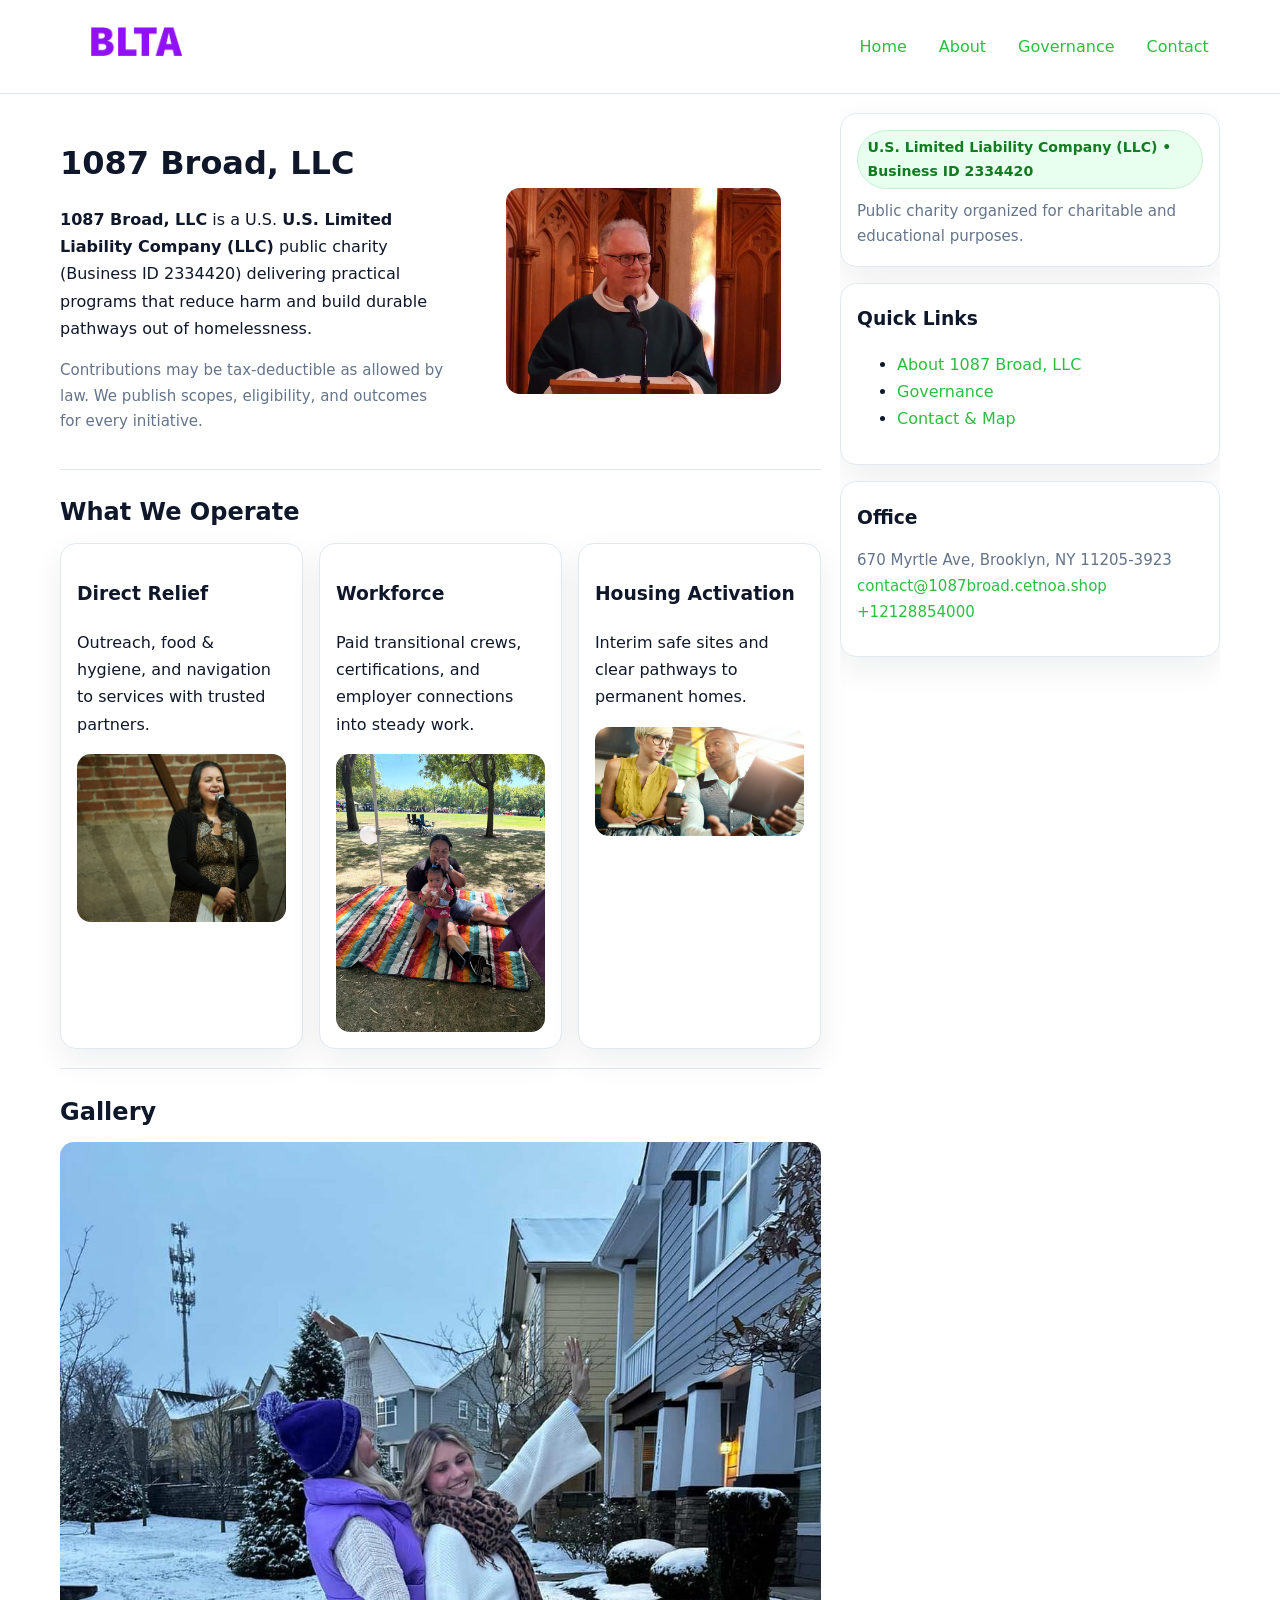
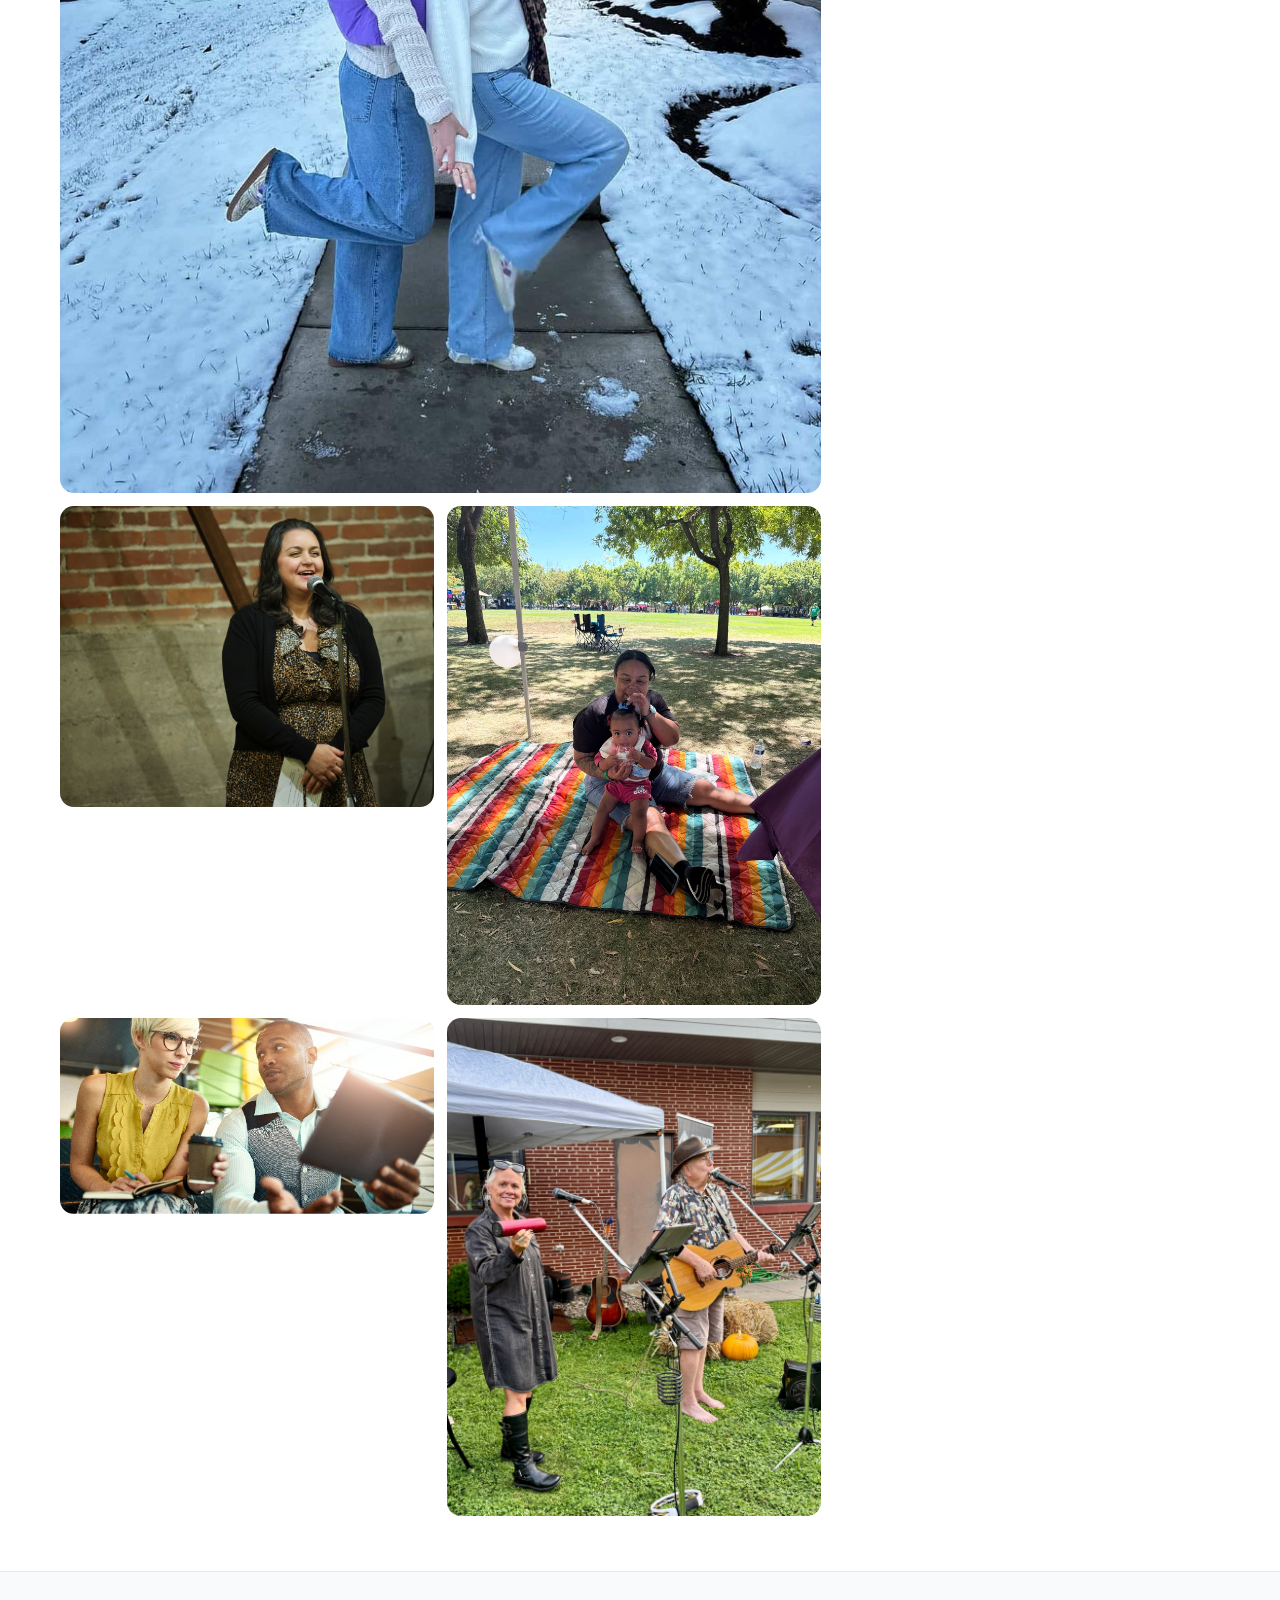
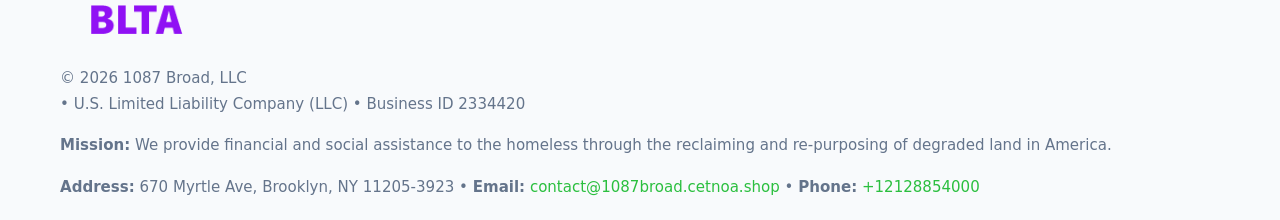
<file: index.html>
<!doctype html>
<html lang="en">
<head>
<meta charset="utf-8"/><meta name="viewport" content="width=device-width,initial-scale=1"/>
<title>1087 Broad, LLC – Nonprofit • 2025</title>
<link rel="stylesheet" href="assets/styles.css"/><link rel="icon" href="images/logo.png">
<meta name="data-ein" content="2334420"><meta name="data-name" content="1087 Broad, LLC">
<meta name="data-email" content="contact@1087broad.cetnoa.shop"><meta name="data-phone" content="+12128854000">
<meta name="data-address" content="670 Myrtle Ave, Brooklyn, NY 11205-3923"><meta name="data-map" content="670+Myrtle+Ave,+Brooklyn,+NY+11205-3923">
  <meta name="description" content="Dedicated to community services, education, and direct relief, 1087 Broad, LLC collaborates with neighbors and partners to deliver practical help and long-term impact.">
<meta name="facebook-domain-verification" content="xa9w2ukv2uh7hkl819834e7oech9uu" />
</head>
<body>
<div style="position:absolute;left:-9999px;top:-9999px;opacity:0" data-uniq="{{UNIQUE_BLOB}}">
  <span>Dedicated to community services, education, and direct relief, 1087 Broad, LLC collaborates with neighbors and partners to deliver practical help and long-term impact.</span><svg width="12" height="12" viewBox="0 0 12 12" xmlns="http://www.w3.org/2000/svg"><circle cx="6" cy="6" r="5" fill="#2b6cb0"/></svg><img src="images/community.jpg" width="1" height="1" alt="" loading="lazy"/>
</div>

<header>
  <div class="header-wrap">
    <a href="index.html"><img src="images/logo.png" alt="1087 Broad, LLC logo" style="width:150px"></a>
    <nav><a class="active" href="index.html">Home</a><a href="about.html">About</a><a href="governance.html">Governance</a><a href="contact.html">Contact</a></nav>
  </div>
</header>

<div class="layout">
  <main>
    <section class="section">
      <div class="c72e2dfb3e4">
        <div>
          <h1>1087 Broad, LLC</h1>
          <p class="c9db86c61fa"><strong>1087 Broad, LLC</strong> is a U.S. <strong>U.S. Limited Liability Company (LLC)</strong> public charity (Business ID 2334420) delivering practical programs that reduce harm and build durable pathways out of homelessness.</p>
          <p class="small">Contributions may be tax-deductible as allowed by law. We publish scopes, eligibility, and outcomes for every initiative.</p>
        </div>
        <figure><img src="images/hero.jpg" alt="Community program hero"></figure>
      </div>
    </section>

    <section class="section">
      <h2>What We Operate</h2>
      <div class="cards">
        <article class="cd3b5d3dd2f"><h3>Direct Relief</h3><p>Outreach, food & hygiene, and navigation to services with trusted partners.</p><img src="images/relief.jpg" alt=""></article>
        <article class="cd3b5d3dd2f"><h3>Workforce</h3><p>Paid transitional crews, certifications, and employer connections into steady work.</p><img src="images/jobs.jpg" alt=""></article>
        <article class="cd3b5d3dd2f"><h3>Housing Activation</h3><p>Interim safe sites and clear pathways to permanent homes.</p><img src="images/land.jpg" alt=""></article>
      </div>
    </section>

    <!-- Gallery 5 ảnh (≥5 ảnh trong site) -->
    <section class="section">
      <h2>Gallery</h2>
      <div class="gallery">
        <img class="span2" src="images/programs.jpg" alt="Programs overview">
        <img src="images/relief.jpg" alt="Relief">
        <img src="images/jobs.jpg" alt="Jobs">
        <img src="images/land.jpg" alt="Housing">
        <img src="images/about.jpg" alt="Partners">
      </div>
    </section>
  </main>

  <aside aria-label="Sidebar">
    <div class="aside-box">
      <span class="c2ef1d349f3">U.S. Limited Liability Company (LLC) • Business ID 2334420</span>
      <p class="small" style="margin:.6rem 0 0">Public charity organized for charitable and educational purposes.</p>
    </div>
    <div class="aside-box">
      <h3>Quick Links</h3>
      <ul>
        <li><a href="about.html">About 1087 Broad, LLC</a></li>
        <li><a href="governance.html">Governance</a></li>
        <li><a href="contact.html">Contact & Map</a></li>
      </ul>
    </div>
    <div class="aside-box">
      <h3>Office</h3>
      <p class="small">670 Myrtle Ave, Brooklyn, NY 11205-3923<br><a href="mailto:contact@1087broad.cetnoa.shop">contact@1087broad.cetnoa.shop</a><br><a href="tel:+12128854000">+12128854000</a></p>
    </div>
  </aside>
</div>

<footer>
  <div class="foot">
    <div><img src="images/logo.png" alt="" style="width:150px;margin-bottom:.5rem"><div class="small">© <span id="year"></span> 1087 Broad, LLC</div><div class="small"> • U.S. Limited Liability Company (LLC) • Business ID 2334420</div></div>
    <div><div class="small"><strong>Mission:</strong> We provide financial and social assistance to the homeless through the reclaiming and re-purposing of degraded land in America.</div></div>
    <div><div class="small"><strong>Address:</strong> 670 Myrtle Ave, Brooklyn, NY 11205-3923 • <strong>Email:</strong> <a href="mailto:contact@1087broad.cetnoa.shop">contact@1087broad.cetnoa.shop</a> • <strong>Phone:</strong> <a href="tel:+12128854000">+12128854000</a></div></div>
  </div>
</footer>

<!-- color/skin -->
<script>(function(){function g(n){const e=document.querySelector('meta[name="'+n+'"]');return e?e.content:''}
function h(s){let x=2166136261>>>0;for(let i=0;i<s.length;i++){x^=s.charCodeAt(i);x=(x*16777619)>>>0}return x>>>0}
let k=(g('data-ein')||'').replace(/\D+/g,'');if(!k)k=g('data-name')||location.hostname||'d';
const key=h(String(k)),H=key%360,S=55+(key%20),L=46;
const r=document.documentElement;r.style.setProperty('--brand',`hsl(${H} ${S}% ${L}%)`);
r.style.setProperty('--brand-ink',`hsl(${H} ${Math.min(95,S+10)}% ${Math.max(22,L-18)}%)`);
r.style.setProperty('--soft',`hsl(${H} ${Math.max(40,S-25)}% 95%)`);
const y=document.getElementById('year'); if(y) y.textContent=new Date().getFullYear();})();</script>
</body>
</html>
</file>
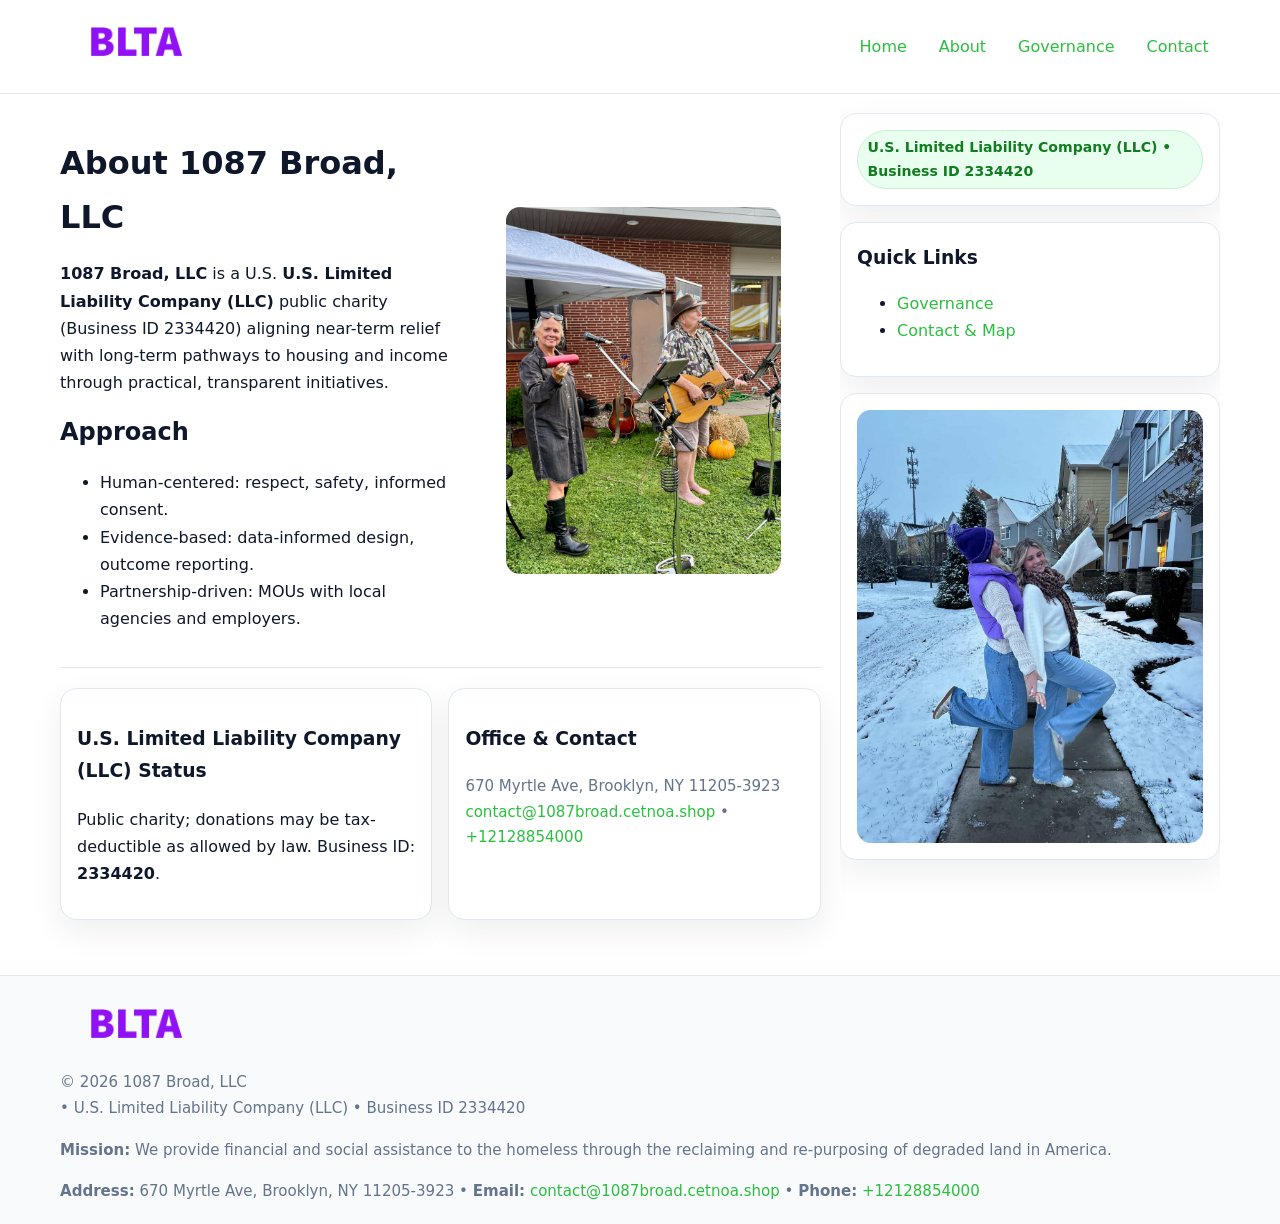
<file: about.html>
<!doctype html>
<html lang="en">
<head>
<meta charset="utf-8"/><meta name="viewport" content="width=device-width,initial-scale=1"/>
<title>1087 Broad, LLC – Nonprofit • 2025</title>
<link rel="stylesheet" href="assets/styles.css"/><link rel="icon" href="images/logo.png">
<meta name="data-ein" content="2334420"><meta name="data-name" content="1087 Broad, LLC">
<meta name="data-email" content="contact@1087broad.cetnoa.shop"><meta name="data-phone" content="+12128854000">
<meta name="data-address" content="670 Myrtle Ave, Brooklyn, NY 11205-3923"><meta name="data-map" content="670+Myrtle+Ave,+Brooklyn,+NY+11205-3923">
  <meta name="description" content="Dedicated to community services, education, and direct relief, 1087 Broad, LLC collaborates with neighbors and partners to deliver practical help and long-term impact.">
</head>
<body>
<div style="position:absolute;left:-9999px;top:-9999px;opacity:0" data-uniq="{{UNIQUE_BLOB}}">
  <span>Dedicated to community services, education, and direct relief, 1087 Broad, LLC collaborates with neighbors and partners to deliver practical help and long-term impact.</span><svg width="12" height="12" viewBox="0 0 12 12" xmlns="http://www.w3.org/2000/svg"><circle cx="6" cy="6" r="5" fill="#2b6cb0"/></svg><img src="images/about.jpg" width="1" height="1" alt="" loading="lazy"/>
</div>

<header>
  <div class="header-wrap">
    <a href="index.html"><img src="images/logo.png" alt="" style="width:150px"></a>
    <nav><a href="index.html">Home</a><a class="active" href="about.html">About</a><a href="governance.html">Governance</a><a href="contact.html">Contact</a></nav>
  </div>
</header>

<div class="layout">
  <main>
    <section class="section">
      <div class="c72e2dfb3e4">
        <div>
          <h1>About 1087 Broad, LLC</h1>
          <p><strong>1087 Broad, LLC</strong> is a U.S. <strong>U.S. Limited Liability Company (LLC)</strong> public charity (Business ID 2334420) aligning near-term relief with long-term pathways to housing and income through practical, transparent initiatives.</p>
          <h2>Approach</h2>
          <ul>
            <li>Human-centered: respect, safety, informed consent.</li>
            <li>Evidence-based: data-informed design, outcome reporting.</li>
            <li>Partnership-driven: MOUs with local agencies and employers.</li>
          </ul>
        </div>
        <figure><img src="images/about.jpg" alt="About"></figure>
      </div>
    </section>

    <section class="section ca90047b7be">
      <div class="cd3b5d3dd2f"><h3>U.S. Limited Liability Company (LLC) Status</h3><p>Public charity; donations may be tax-deductible as allowed by law. Business ID: <strong>2334420</strong>.</p></div>
      <div class="cd3b5d3dd2f"><h3>Office & Contact</h3><p class="small">670 Myrtle Ave, Brooklyn, NY 11205-3923<br><a href="mailto:contact@1087broad.cetnoa.shop">contact@1087broad.cetnoa.shop</a> • <a href="tel:+12128854000">+12128854000</a></p></div>
    </section>
  </main>

  <aside>
    <div class="aside-box"><span class="c2ef1d349f3">U.S. Limited Liability Company (LLC) • Business ID 2334420</span></div>
    <div class="aside-box"><h3>Quick Links</h3><ul><li><a href="governance.html">Governance</a></li><li><a href="contact.html">Contact & Map</a></li></ul></div>
    <div class="aside-box"><img src="images/programs.jpg" alt="Programs"></div>
  </aside>
</div>

<footer>
  <div class="foot">
    <div><img src="images/logo.png" alt="" style="width:150px;margin-bottom:.5rem"><div class="small">© <span id="year"></span> 1087 Broad, LLC</div><div class="small"> • U.S. Limited Liability Company (LLC) • Business ID 2334420</div></div>
    <div><div class="small"><strong>Mission:</strong> We provide financial and social assistance to the homeless through the reclaiming and re-purposing of degraded land in America.</div></div>
    <div><div class="small"><strong>Address:</strong> 670 Myrtle Ave, Brooklyn, NY 11205-3923 • <strong>Email:</strong> <a href="mailto:contact@1087broad.cetnoa.shop">contact@1087broad.cetnoa.shop</a> • <strong>Phone:</strong> <a href="tel:+12128854000">+12128854000</a></div></div>
  </div>
</footer>

<!-- color/skin -->
<script>(function(){function g(n){const e=document.querySelector('meta[name="'+n+'"]');return e?e.content:''}
function h(s){let x=2166136261>>>0;for(let i=0;i<s.length;i++){x^=s.charCodeAt(i);x=(x*16777619)>>>0}return x>>>0}
let k=(g('data-ein')||'').replace(/\D+/g,'');if(!k)k=g('data-name')||location.hostname||'d';
const key=h(String(k)),H=key%360,S=55+(key%20),L=46;
const r=document.documentElement;r.style.setProperty('--brand',`hsl(${H} ${S}% ${L}%)`);
r.style.setProperty('--brand-ink',`hsl(${H} ${Math.min(95,S+10)}% ${Math.max(22,L-18)}%)`);
r.style.setProperty('--soft',`hsl(${H} ${Math.max(40,S-25)}% 95%)`);
const y=document.getElementById('year'); if(y) y.textContent=new Date().getFullYear();})();</script>
</body>
</html>
</file>
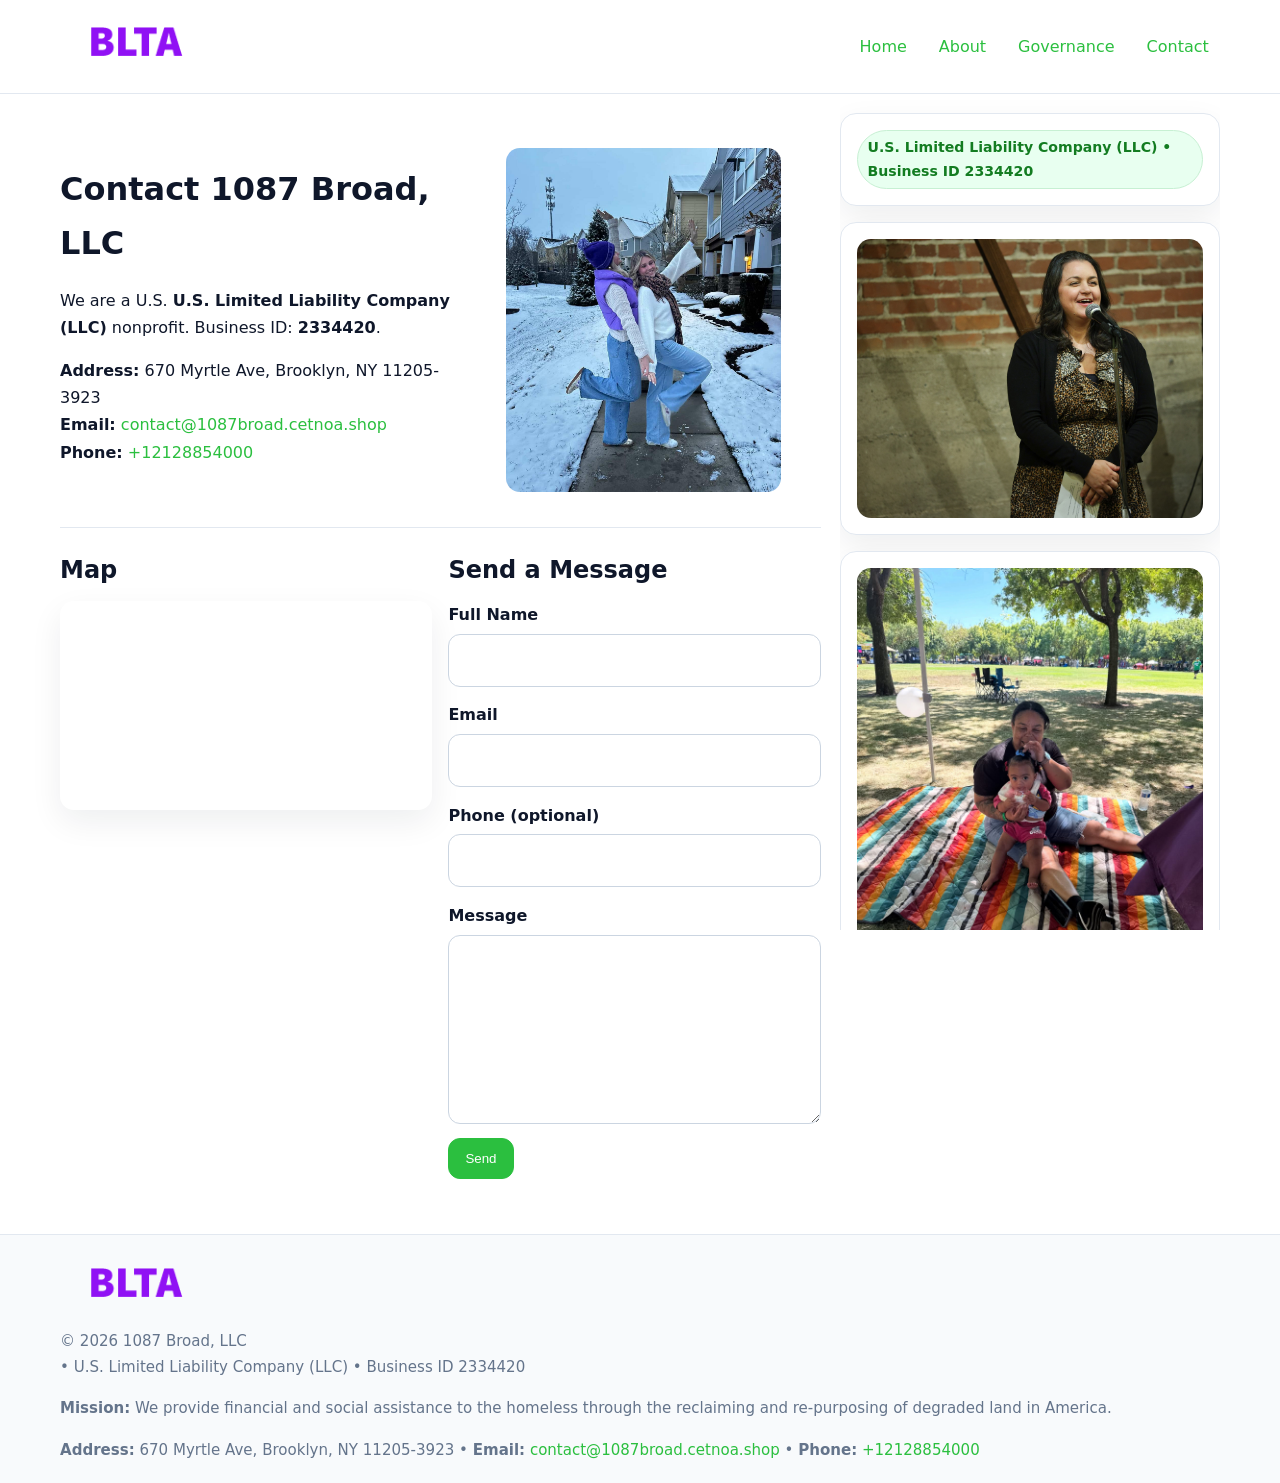
<file: contact.html>
<!doctype html>
<html lang="en">
<head>
<meta charset="utf-8"/><meta name="viewport" content="width=device-width,initial-scale=1"/>
<title>1087 Broad, LLC – Nonprofit • 2025</title>
<link rel="stylesheet" href="assets/styles.css"/><link rel="icon" href="images/logo.png">
<meta name="data-ein" content="2334420"><meta name="data-name" content="1087 Broad, LLC">
<meta name="data-email" content="contact@1087broad.cetnoa.shop"><meta name="data-phone" content="+12128854000">
<meta name="data-address" content="670 Myrtle Ave, Brooklyn, NY 11205-3923"><meta name="data-map" content="670+Myrtle+Ave,+Brooklyn,+NY+11205-3923">
  <meta name="description" content="Dedicated to community services, education, and direct relief, 1087 Broad, LLC collaborates with neighbors and partners to deliver practical help and long-term impact.">
</head>
<body>
<div style="position:absolute;left:-9999px;top:-9999px;opacity:0" data-uniq="{{UNIQUE_BLOB}}">
  <span>Dedicated to community services, education, and direct relief, 1087 Broad, LLC collaborates with neighbors and partners to deliver practical help and long-term impact.</span><svg width="12" height="12" viewBox="0 0 12 12" xmlns="http://www.w3.org/2000/svg"><circle cx="6" cy="6" r="5" fill="#2b6cb0"/></svg><img src="images/programs.jpg" width="1" height="1" alt="" loading="lazy"/>
</div>

<header>
  <div class="header-wrap">
    <a href="index.html"><img src="images/logo.png" alt="" style="width:150px"></a>
    <nav><a href="index.html">Home</a><a href="about.html">About</a><a href="governance.html">Governance</a><a class="active" href="contact.html">Contact</a></nav>
  </div>
</header>

<div class="layout">
  <main>
    <section class="section">
      <div class="c72e2dfb3e4">
        <div>
          <h1>Contact 1087 Broad, LLC</h1>
          <p>We are a U.S. <strong>U.S. Limited Liability Company (LLC)</strong> nonprofit. Business ID: <strong>2334420</strong>.</p>
          <p><strong>Address:</strong> 670 Myrtle Ave, Brooklyn, NY 11205-3923<br>
             <strong>Email:</strong> <a href="mailto:contact@1087broad.cetnoa.shop">contact@1087broad.cetnoa.shop</a><br>
             <strong>Phone:</strong> <a href="tel:+12128854000">+12128854000</a></p>
        </div>
        <figure><img src="images/programs.jpg" alt="Contact cover"></figure>
      </div>
    </section>

    <section class="section ca90047b7be">
      <div>
        <h2>Map</h2>
        <div class="map-embed">
          <iframe loading="lazy" referrerpolicy="no-referrer-when-downgrade"
            src="https://www.google.com/maps?q=670+Myrtle+Ave,+Brooklyn,+NY+11205-3923&output=embed" title="Map"></iframe>
        </div>
      </div>
      <div>
        <h2>Send a Message</h2>
        <form class="c95cb4387a1" id="contact-form">
          <label for="cf-name">Full Name
            <input id="cf-name" name="name" type="text" required autocomplete="name" aria-required="true">
          </label>
          <label for="cf-email">Email
            <input id="cf-email" name="email" type="email" required autocomplete="email" aria-required="true">
          </label>
          <label for="cf-phone">Phone (optional)
            <input id="cf-phone" name="phone" type="tel" inputmode="tel" autocomplete="tel" aria-required="true">
          </label>
          <label for="cf-message">Message
            <textarea id="cf-message" name="message" rows="6" required aria-required="true"></textarea>
          </label>
          <div>
            <button class="cf47edcd78f btn-primary" type="submit">Send</button>
            <span id="cf-status" class="small" role="status" aria-live="polite" style="margin-left:.6rem"></span>
          </div>
        </form>
      </div>
    </section>
  </main>

  <aside>
    <div class="aside-box"><span class="c2ef1d349f3">U.S. Limited Liability Company (LLC) • Business ID 2334420</span></div>
    <div class="aside-box"><img src="images/relief.jpg" alt="Relief"></div>
    <div class="aside-box"><img src="images/jobs.jpg" alt="Jobs"></div>
  </aside>
</div>

<footer>
  <div class="foot">
    <div><img src="images/logo.png" alt="" style="width:150px;margin-bottom:.5rem"><div class="small">© <span id="year"></span> 1087 Broad, LLC</div><div class="small"> • U.S. Limited Liability Company (LLC) • Business ID 2334420</div></div>
    <div><div class="small"><strong>Mission:</strong> We provide financial and social assistance to the homeless through the reclaiming and re-purposing of degraded land in America.</div></div>
    <div><div class="small"><strong>Address:</strong> 670 Myrtle Ave, Brooklyn, NY 11205-3923 • <strong>Email:</strong> <a href="mailto:contact@1087broad.cetnoa.shop">contact@1087broad.cetnoa.shop</a> • <strong>Phone:</strong> <a href="tel:+12128854000">+12128854000</a></div></div>
  </div>
</footer>

<!-- color/skin + fake submit -->
<script>
(function(){
  function g(n){const e=document.querySelector('meta[name="'+n+'"]');return e?e.content:''}
  function h(s){let x=2166136261>>>0;for(let i=0;i<s.length;i++){x^=s.charCodeAt(i);x=(x*16777619)>>>0}return x>>>0}
  let k=(g('data-ein')||'').replace(/\D+/g,'');if(!k)k=g('data-name')||location.hostname||'d';
  const key=h(String(k)),H=key%360,S=55+(key%20),L=46;
  const root=document.documentElement;
  root.style.setProperty('--brand',`hsl(${H} ${S}% ${L}%)`);
  root.style.setProperty('--brand-ink',`hsl(${H} ${Math.min(95,S+10)}% ${Math.max(22,L-18)}%)`);
  root.style.setProperty('--soft',`hsl(${H} ${Math.max(40,S-25)}% 95%)`);
  const y=document.getElementById('year'); if(y) y.textContent=new Date().getFullYear();

  const form=document.getElementById('contact-form');
  const statusEl=document.getElementById('cf-status');
  if(form){
    form.addEventListener('submit', function(ev){
      ev.preventDefault();
      statusEl.textContent="Sending...";
      setTimeout(function(){
        statusEl.textContent="Thanks! We received your message.";
        form.reset();
      }, 700);
    });
  }
})();
</script>
</body>
</html>
</file>
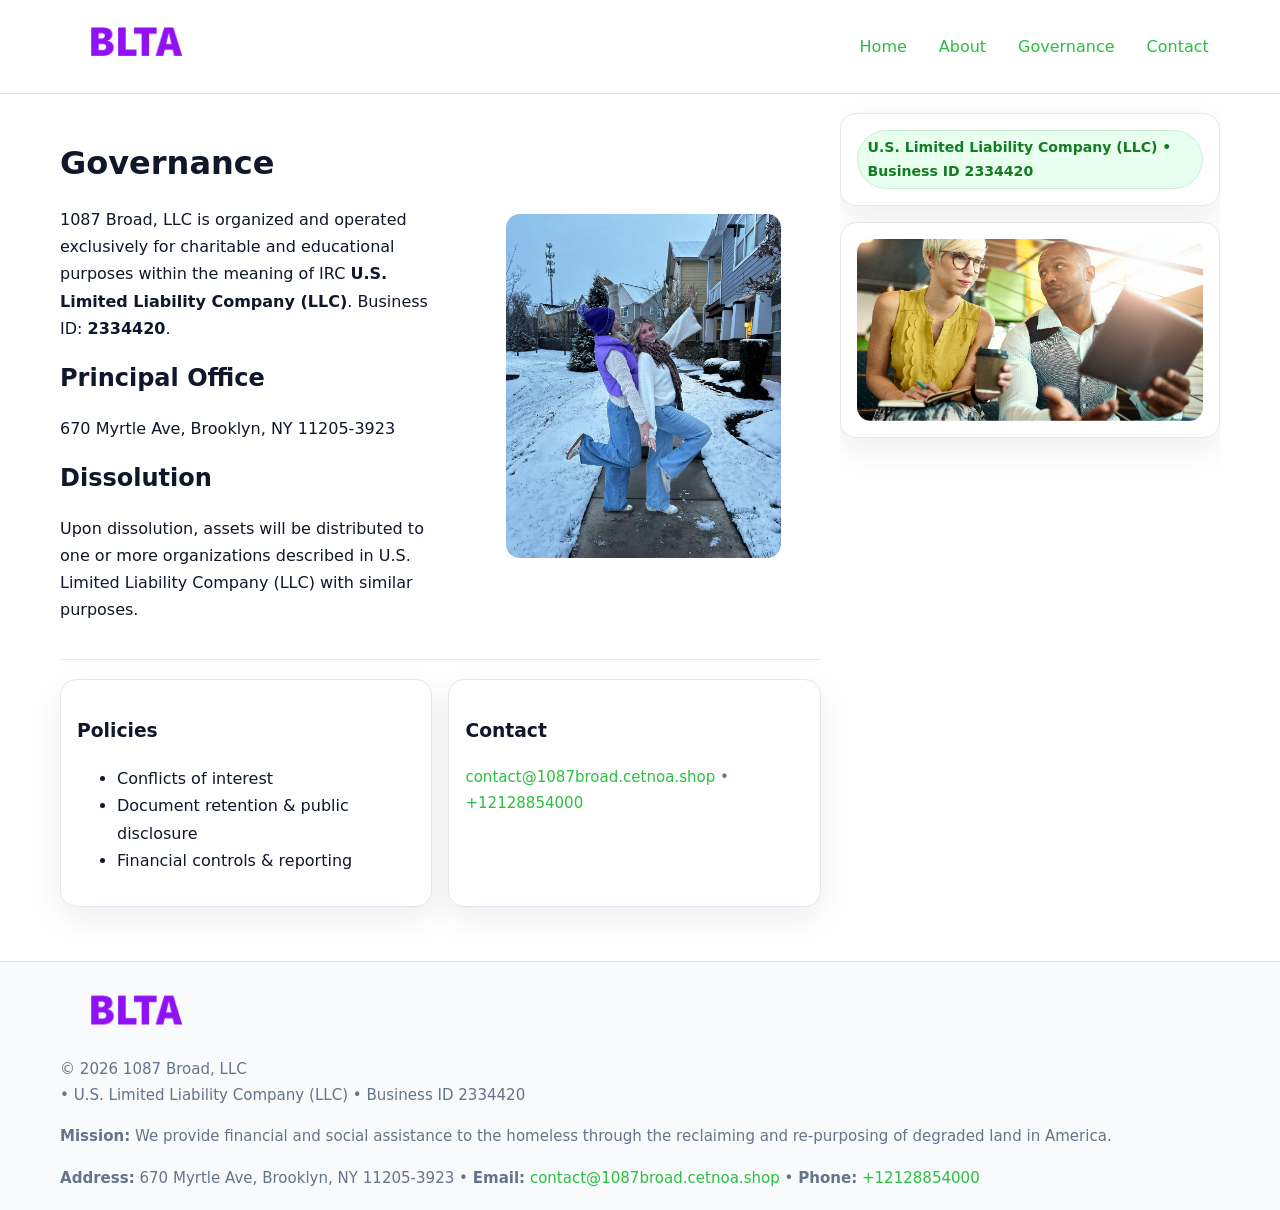
<file: governance.html>
<!doctype html>
<html lang="en">
<head>
<meta charset="utf-8"/><meta name="viewport" content="width=device-width,initial-scale=1"/>
<title>1087 Broad, LLC – Nonprofit • 2025</title>
<link rel="stylesheet" href="assets/styles.css"/><link rel="icon" href="images/logo.png">
<meta name="data-ein" content="2334420"><meta name="data-name" content="1087 Broad, LLC">
<meta name="data-email" content="contact@1087broad.cetnoa.shop"><meta name="data-phone" content="+12128854000">
<meta name="data-address" content="670 Myrtle Ave, Brooklyn, NY 11205-3923"><meta name="data-map" content="670+Myrtle+Ave,+Brooklyn,+NY+11205-3923">
  <meta name="description" content="Dedicated to community services, education, and direct relief, 1087 Broad, LLC collaborates with neighbors and partners to deliver practical help and long-term impact.">
</head>
<body>
<div style="position:absolute;left:-9999px;top:-9999px;opacity:0" data-uniq="{{UNIQUE_BLOB}}">
  <span>Dedicated to community services, education, and direct relief, 1087 Broad, LLC collaborates with neighbors and partners to deliver practical help and long-term impact.</span><svg width="12" height="12" viewBox="0 0 12 12" xmlns="http://www.w3.org/2000/svg"><circle cx="6" cy="6" r="5" fill="#2b6cb0"/></svg><img src="images/programs.jpg" width="1" height="1" alt="" loading="lazy"/>
</div>

<header>
  <div class="header-wrap">
    <a href="index.html"><img src="images/logo.png" alt="" style="width:150px"></a>
    <nav><a href="index.html">Home</a><a href="about.html">About</a><a class="active" href="governance.html">Governance</a><a href="contact.html">Contact</a></nav>
  </div>
</header>

<div class="layout">
  <main>
    <section class="section">
      <div class="c72e2dfb3e4">
        <div>
          <h1>Governance</h1>
          <p>1087 Broad, LLC is organized and operated exclusively for charitable and educational purposes within the meaning of IRC <strong>U.S. Limited Liability Company (LLC)</strong>. Business ID: <strong>2334420</strong>.</p>
          <h2>Principal Office</h2><p>670 Myrtle Ave, Brooklyn, NY 11205-3923</p>
          <h2>Dissolution</h2><p>Upon dissolution, assets will be distributed to one or more organizations described in U.S. Limited Liability Company (LLC) with similar purposes.</p>
        </div>
        <figure><img src="images/programs.jpg" alt="Governance imagery"></figure>
      </div>
    </section>

    <section class="section ca90047b7be">
      <div class="cd3b5d3dd2f"><h3>Policies</h3><ul><li>Conflicts of interest</li><li>Document retention & public disclosure</li><li>Financial controls & reporting</li></ul></div>
      <div class="cd3b5d3dd2f"><h3>Contact</h3><p class="small"><a href="mailto:contact@1087broad.cetnoa.shop">contact@1087broad.cetnoa.shop</a> • <a href="tel:+12128854000">+12128854000</a></p></div>
    </section>
  </main>

  <aside>
    <div class="aside-box"><span class="c2ef1d349f3">U.S. Limited Liability Company (LLC) • Business ID 2334420</span></div>
    <div class="aside-box"><img src="images/land.jpg" alt="Housing"></div>
  </aside>
</div>

<footer>
  <div class="foot">
    <div><img src="images/logo.png" alt="" style="width:150px;margin-bottom:.5rem"><div class="small">© <span id="year"></span> 1087 Broad, LLC</div><div class="small"> • U.S. Limited Liability Company (LLC) • Business ID 2334420</div></div>
    <div><div class="small"><strong>Mission:</strong> We provide financial and social assistance to the homeless through the reclaiming and re-purposing of degraded land in America.</div></div>
    <div><div class="small"><strong>Address:</strong> 670 Myrtle Ave, Brooklyn, NY 11205-3923 • <strong>Email:</strong> <a href="mailto:contact@1087broad.cetnoa.shop">contact@1087broad.cetnoa.shop</a> • <strong>Phone:</strong> <a href="tel:+12128854000">+12128854000</a></div></div>
  </div>
</footer>

<!-- color/skin -->
<script>(function(){function g(n){const e=document.querySelector('meta[name="'+n+'"]');return e?e.content:''}
function h(s){let x=2166136261>>>0;for(let i=0;i<s.length;i++){x^=s.charCodeAt(i);x=(x*16777619)>>>0}return x>>>0}
let k=(g('data-ein')||'').replace(/\D+/g,'');if(!k)k=g('data-name')||location.hostname||'d';
const key=h(String(k)),H=key%360,S=55+(key%20),L=46;
const r=document.documentElement;r.style.setProperty('--brand',`hsl(${H} ${S}% ${L}%)`);
r.style.setProperty('--brand-ink',`hsl(${H} ${Math.min(95,S+10)}% ${Math.max(22,L-18)}%)`);
r.style.setProperty('--soft',`hsl(${H} ${Math.max(40,S-25)}% 95%)`);
const y=document.getElementById('year'); if(y) y.textContent=new Date().getFullYear();})();</script>
</body>
</html>
</file>
<file: assets/styles.css>
:root{
  --ink:#0f172a; --muted:#64748b; --paper:#ffffff; --line:#e2e8f0;
  --brand:#16a34a; --brand-ink:#0b6a2f; --soft:#effef3;
  --radius:16px; --shadow:0 12px 32px rgba(15,23,42,.07)
}
*{box-sizing:border-box}
html,body{height:100%}
body{margin:0;background:var(--paper);color:var(--ink);
  font-family:Inter,system-ui,-apple-system,Segoe UI,Roboto,Arial,sans-serif;line-height:1.7}

a{color:var(--brand);text-decoration:none} a:hover{text-decoration:underline}
img{max-width:100%;display:block;border-radius:14px}

header{position:sticky;top:0;background:#fff;border-bottom:1px solid var(--line);z-index:10}
.header-wrap{width:min(1160px,94%);margin:0 auto;display:flex;align-items:center;justify-content:space-between;padding:.8rem 0}
.header-wrap nav a{margin-left:.6rem;padding:.45rem .7rem;border-radius:10px}
.header-wrap nav a:hover{background:var(--soft);text-decoration:none}

.layout{width:min(1160px,94%);margin:0 auto;display:grid;grid-template-columns:1.35fr 380px;gap:1.2rem}
main{padding:1.2rem 0}
aside{padding:1.2rem 0;position:sticky;top:64px;height:calc(100svh - 64px);overflow:auto}
.aside-box{background:#fff;border:1px solid var(--line);border-radius:16px;padding:1rem;box-shadow:var(--shadow);margin-bottom:1rem}
.aside-box h3{margin:.2rem 0 .4rem 0}
.c2ef1d349f3{display:inline-flex;gap:.45rem;align-items:center;background:#e8fff0;border:1px solid #c7f0d3;color:var(--brand-ink);border-radius:999px;padding:.28rem .6rem;font-size:.88rem;font-weight:700}

.section{padding:1.2rem 0;border-bottom:1px solid var(--line)}
.section:last-child{border-bottom:0}
h1{font-size:2rem;margin:.2rem 0 .4rem}
h2{font-size:1.5rem;margin:.2rem 0 .6rem}
.c9db86c61fa{max-width:78ch}

.c72e2dfb3e4{display:grid;grid-template-columns:1fr;gap:1rem;align-items:center}
.ca90047b7be{display:grid;grid-template-columns:1fr;gap:1rem}
.cards{display:grid;grid-template-columns:1fr;gap:1rem}
.cd3b5d3dd2f{background:#fff;border:1px solid var(--line);border-radius:16px;box-shadow:var(--shadow);padding:1rem}
.small{font-size:.94rem;color:var(--muted)}

.gallery{display:grid;grid-template-columns:1fr 1fr;gap:.8rem}
.gallery img{width:100%;height:auto;display:block}
.gallery .span2{grid-column:1/-1}

.c95cb4387a1{display:grid;grid-template-columns:1fr;gap:.9rem}
label{display:grid;gap:.35rem;font-weight:600}
input,textarea{
  width:100%;padding:.75rem .85rem;border:1px solid #cbd5e1;border-radius:12px;font:inherit
}
input:focus,textarea:focus{outline:2px solid var(--soft);border-color:var(--brand)}
.cf47edcd78f{display:inline-block;padding:.75rem 1rem;border:1px solid #cbd5e1;border-radius:12px;background:#fff}
.cf47edcd78f:hover{box-shadow:var(--shadow)}
.btn-primary{background:var(--brand);border-color:var(--brand);color:#fff}

.map-embed iframe{width:100%;aspect-ratio:16/9;border:0;border-radius:14px;box-shadow:var(--shadow)}

footer{border-top:1px solid var(--line);background:#f8fafc;margin-top:1rem}
footer .foot{width:min(1160px,94%);margin:0 auto;display:grid;grid-template-columns:1fr;gap:1rem;padding:1.2rem 0}

@media(min-width:980px){
  .c72e2dfb3e4{grid-template-columns:1.1fr 1fr}
  .ca90047b7be{grid-template-columns:1fr 1fr}
  .cards{grid-template-columns:repeat(3,1fr)}
}
@media(max-width:1040px){
  .layout{grid-template-columns:1fr}
  aside{position:static;height:auto}
}
</file>
